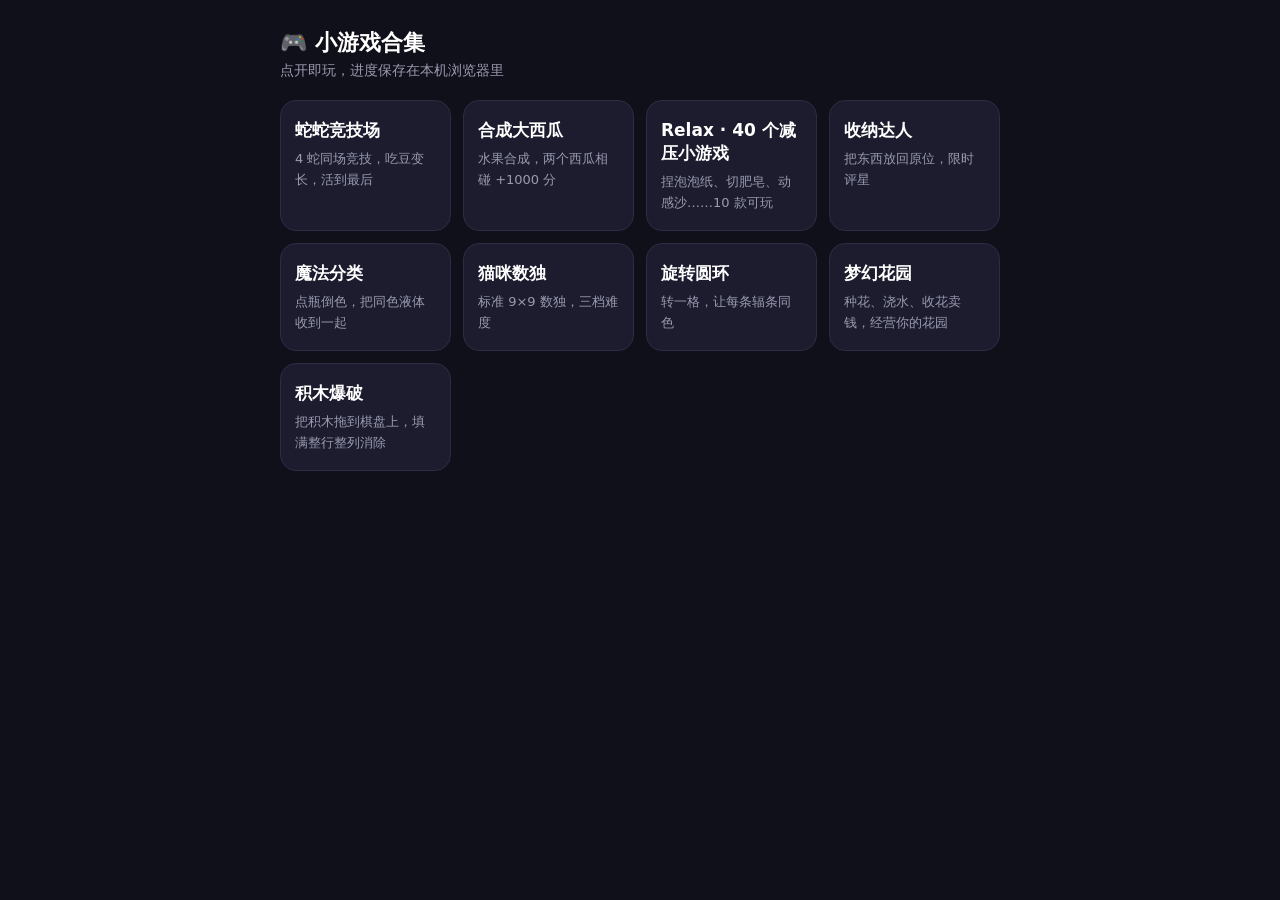
<file: index.html>
<!DOCTYPE html>
<html lang="zh-CN">
<head>
<meta charset="utf-8">
<meta name="viewport" content="width=device-width, initial-scale=1, viewport-fit=cover">
<title>小游戏合集</title>
<style>
*{box-sizing:border-box}body{margin:0;font-family:system-ui,-apple-system,"PingFang SC","Microsoft YaHei",sans-serif;background:#10101a;color:#fff;padding:24px 16px 40px}
h1{font-size:22px;margin:4px 0 4px}p.sub{color:#9a9ab0;margin:0 0 20px;font-size:14px}
.grid{display:grid;grid-template-columns:repeat(auto-fill,minmax(160px,1fr));gap:12px;max-width:720px;margin:0 auto}
.card{display:block;background:#1c1c2e;border:1px solid #2c2c44;border-radius:16px;padding:18px 14px;text-decoration:none;color:#fff}
.card b{display:block;font-size:17px;margin-bottom:6px}.card span{font-size:13px;color:#9a9ab0;line-height:1.5}
.card:active{background:#262640}
</style>
</head>
<body>
<div style="max-width:720px;margin:0 auto"><h1>🎮 小游戏合集</h1>
<p class="sub">点开即玩，进度保存在本机浏览器里</p></div>
<div class="grid">
  <a class="card" href="./snake-clash/">
    <b>蛇蛇竞技场</b>
    <span>4 蛇同场竞技，吃豆变长，活到最后</span>
  </a>
  <a class="card" href="./suika/">
    <b>合成大西瓜</b>
    <span>水果合成，两个西瓜相碰 +1000 分</span>
  </a>
  <a class="card" href="./relax/">
    <b>Relax · 40 个减压小游戏</b>
    <span>捏泡泡纸、切肥皂、动感沙……10 款可玩</span>
  </a>
  <a class="card" href="./tidy-up/">
    <b>收纳达人</b>
    <span>把东西放回原位，限时评星</span>
  </a>
  <a class="card" href="./magic-sort/">
    <b>魔法分类</b>
    <span>点瓶倒色，把同色液体收到一起</span>
  </a>
  <a class="card" href="./meowdoku/">
    <b>猫咪数独</b>
    <span>标准 9×9 数独，三档难度</span>
  </a>
  <a class="card" href="./rotate-rings/">
    <b>旋转圆环</b>
    <span>转一格，让每条辐条同色</span>
  </a>
  <a class="card" href="./dream-garden/">
    <b>梦幻花园</b>
    <span>种花、浇水、收花卖钱，经营你的花园</span>
  </a>
  <a class="card" href="./block-blast/">
    <b>积木爆破</b>
    <span>把积木拖到棋盘上，填满整行整列消除</span>
  </a>
</div>
</body>
</html>
</file>
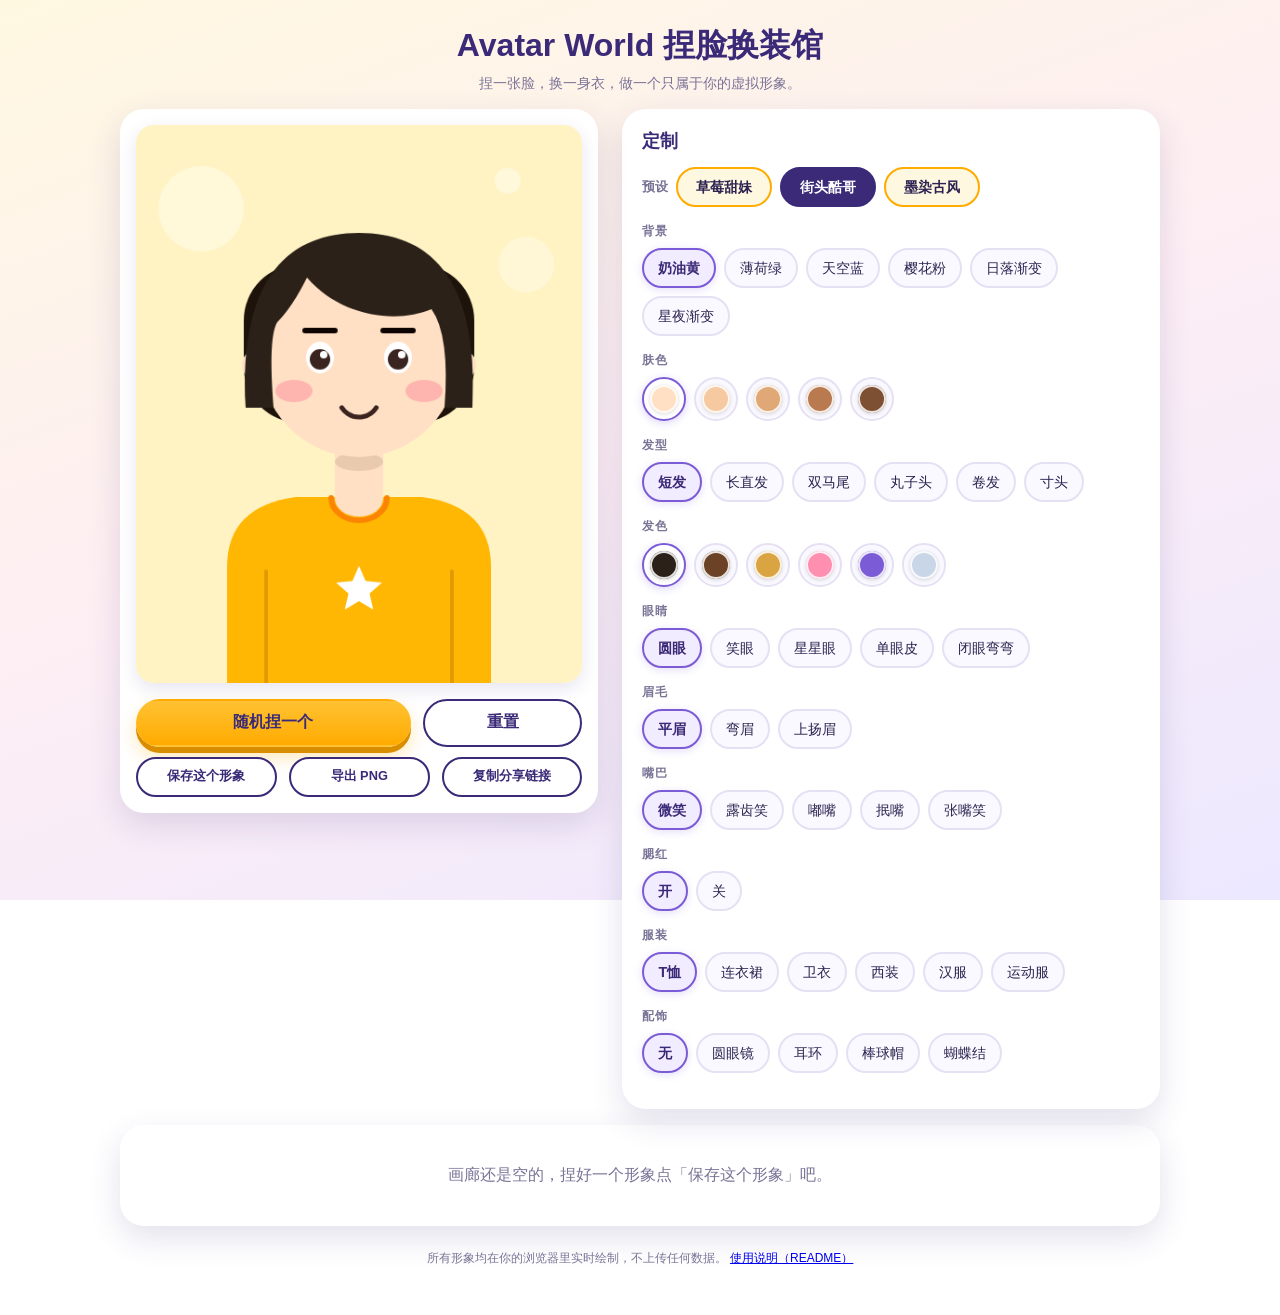
<file: avatar-world/index.html>
<!DOCTYPE html>
<html lang="zh-CN">
<head>
  <meta charset="UTF-8">
  <meta name="viewport" content="width=device-width, initial-scale=1">
  <title>Avatar World 捏脸换装馆</title>
  <link rel="stylesheet" href="styles.css">
</head>
<body>
  <header class="topbar">
    <h1>Avatar World 捏脸换装馆</h1>
    <p>捏一张脸，换一身衣，做一个只属于你的虚拟形象。</p>
  </header>

  <main class="layout">
    <section class="preview" aria-label="形象预览">
      <canvas id="avatar-canvas" width="480" height="600"></canvas>
      <div class="actions">
        <button id="btn-random" class="btn btn-primary" type="button">随机捏一个</button>
        <button id="btn-reset" class="btn btn-ghost" type="button">重置</button>
      </div>
      <div class="actions actions-extra">
        <button id="btn-save" class="btn btn-ghost btn-sm" type="button">保存这个形象</button>
        <button id="btn-export" class="btn btn-ghost btn-sm" type="button">导出 PNG</button>
        <button id="btn-share" class="btn btn-ghost btn-sm" type="button">复制分享链接</button>
      </div>
    </section>

    <div id="panel" class="panel"></div>
  </main>

  <div id="gallery" class="gallery"></div>

  <footer class="footnote">所有形象均在你的浏览器里实时绘制，不上传任何数据。 <a href="README.md">使用说明（README）</a></footer>

  <script src="js/state.js"></script>
  <script src="js/avatar.js"></script>
  <script src="js/ui.js"></script>
  <script src="js/gallery.js"></script>
  <script>
    window.addEventListener('DOMContentLoaded', function () {
      window.AvatarWorld.render();
    });
  </script>
</body>
</html>
</file>
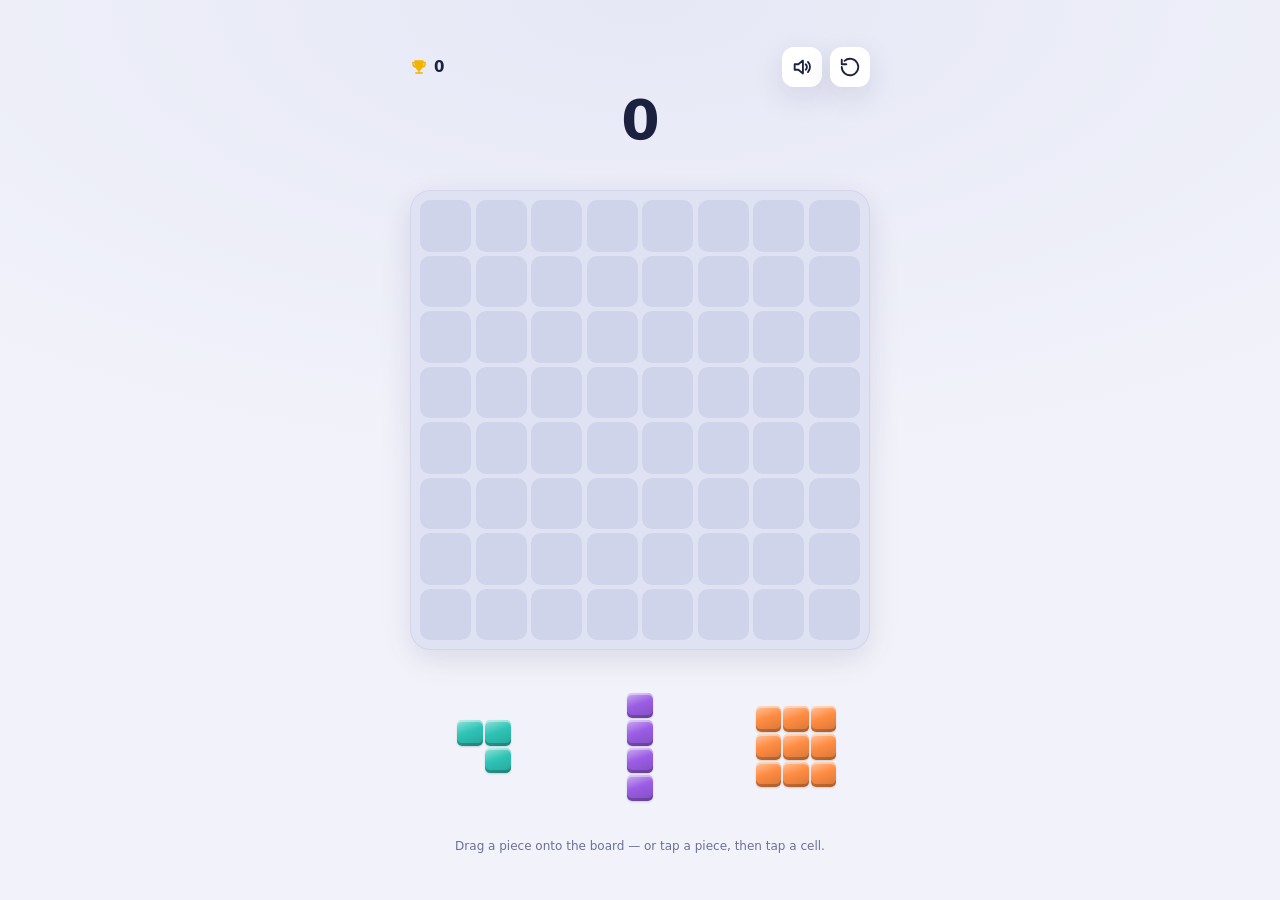
<file: block-blast/index.html>
<!DOCTYPE html>
<html lang="en">
<head>
<meta charset="utf-8">
<meta name="viewport" content="width=device-width, initial-scale=1, maximum-scale=1, user-scalable=no, viewport-fit=cover">
<meta name="color-scheme" content="light dark">
<meta name="theme-color" content="#f2f3fa" media="(prefers-color-scheme: light)">
<meta name="theme-color" content="#0e1122" media="(prefers-color-scheme: dark)">
<title>Block Burst — Block Puzzle</title>
<link rel="icon" href="data:image/svg+xml,%3Csvg xmlns='http://www.w3.org/2000/svg' viewBox='0 0 16 16'%3E%3Crect x='1' y='1' width='6' height='6' rx='1.5' fill='%23ff4d6d'/%3E%3Crect x='9' y='1' width='6' height='6' rx='1.5' fill='%23ffd23f'/%3E%3Crect x='1' y='9' width='6' height='6' rx='1.5' fill='%233a86ff'/%3E%3Crect x='9' y='9' width='6' height='6' rx='1.5' fill='%234cd964'/%3E%3C/svg%3E">
<style>
:root{
  --bg:#f2f3fa; --bg2:#e6e8f6; --panel:#ffffff; --board:#dfe2f2; --empty:#cfd4ea; --text:#1d2140; --muted:#6b7096;
  --accent:#6c5ce7; --shadow:0 10px 30px rgba(40,45,90,.12);
  --size:min(92vw, 460px, max(250px, calc(100vh - 300px)));
}
@supports (height:100svh){ :root{ --size:min(92vw, 460px, max(250px, calc(100svh - 300px))); } }
@media (prefers-color-scheme: dark){
  :root{ --bg:#0e1122; --bg2:#171b33; --panel:#1a1f3a; --board:#181c35; --empty:#262c4f; --text:#eef0ff; --muted:#9197c4;
    --accent:#a29bfe; --shadow:0 10px 30px rgba(0,0,0,.45); }
}
*{box-sizing:border-box; -webkit-tap-highlight-color:transparent}
html,body{margin:0; height:100%; overflow:hidden; overscroll-behavior:none}
body{
  font-family:system-ui,-apple-system,"Segoe UI",Roboto,"Helvetica Neue",Arial,sans-serif;
  color:var(--text);
  background:radial-gradient(120% 80% at 50% 0%, var(--bg2), var(--bg) 70%);
  display:flex; flex-direction:column; align-items:center; justify-content:center;
  gap:calc(var(--size)*.04);
  padding:env(safe-area-inset-top) 0 env(safe-area-inset-bottom);
  user-select:none; -webkit-user-select:none; -webkit-touch-callout:none; touch-action:none;
}
header{width:var(--size); display:flex; flex-direction:column; gap:6px}
.toprow{display:flex; align-items:center; justify-content:space-between}
.best{display:flex; align-items:center; gap:6px; font-weight:700; color:var(--muted); font-size:15px}
.best svg{width:18px; height:18px; fill:#f5b301}
.best b{color:var(--text); font-variant-numeric:tabular-nums}
.btns{display:flex; gap:8px}
.icon-btn{
  width:40px; height:40px; border-radius:12px; border:0; cursor:pointer;
  background:var(--panel); color:var(--text); box-shadow:var(--shadow);
  display:grid; place-items:center; transition:transform .12s;
}
.icon-btn:active{transform:scale(.92)}
.icon-btn svg{width:22px; height:22px; fill:none; stroke:currentColor; stroke-width:2; stroke-linecap:round; stroke-linejoin:round}
.icon-btn .off{display:none}
.icon-btn.muted .on{display:none}
.icon-btn.muted .off{display:block}
.score{text-align:center; font-size:calc(var(--size)*.12); font-weight:800; line-height:1; letter-spacing:-.02em; font-variant-numeric:tabular-nums}
.score.bump{animation:bump .3s}
@keyframes bump{40%{transform:scale(1.12)}}
.combo{height:18px; text-align:center; font-size:13px; font-weight:800; color:var(--accent); letter-spacing:.08em; text-transform:uppercase; opacity:0; transition:opacity .2s}
.combo.show{opacity:1}

#board{
  position:relative; width:var(--size); height:var(--size);
  padding:calc(var(--size)*.022); border-radius:calc(var(--size)*.045);
  background:var(--board); box-shadow:var(--shadow), inset 0 0 0 1px rgba(127,127,180,.12);
  display:grid; grid-template-columns:repeat(8,1fr); grid-template-rows:repeat(8,1fr);
  gap:calc(var(--size)*.009);
}
#board.shake{animation:shake .35s}
@keyframes shake{20%{transform:translate(-4px,2px)}40%{transform:translate(4px,-2px)}60%{transform:translate(-3px,1px)}80%{transform:translate(2px,-1px)}}
.cell{position:relative; border-radius:20%; background:var(--empty); transition:filter .4s}
.cell::after{
  content:""; position:absolute; inset:0; border-radius:inherit; opacity:0; pointer-events:none;
  background:var(--g, transparent);
  background-image:linear-gradient(160deg, rgba(255,255,255,.45), rgba(255,255,255,0) 45%, rgba(0,0,0,.15));
  box-shadow:inset 0 -3px 0 rgba(0,0,0,.18), inset 0 2px 0 rgba(255,255,255,.35);
}
.cell.ghost::after{opacity:.42}
.cell.hl::after{opacity:.95; box-shadow:inset 0 -3px 0 rgba(0,0,0,.18), inset 0 2px 0 rgba(255,255,255,.35), 0 0 10px var(--g)}
.cell.hl{z-index:1}
.cell.filled, .blk, .burst{
  background-color:var(--c);
  background-image:linear-gradient(160deg, rgba(255,255,255,.5), rgba(255,255,255,0) 45%, rgba(0,0,0,.16));
  box-shadow:inset 0 -3px 0 rgba(0,0,0,.2), inset 0 2px 0 rgba(255,255,255,.4), 0 1px 2px rgba(0,0,0,.15);
  border-radius:20%;
}
.cell.pop{animation:pop .22s ease-out}
@keyframes pop{0%{transform:scale(.75)}70%{transform:scale(1.06)}100%{transform:scale(1)}}
.cell.dead{filter:grayscale(1) brightness(.75) opacity(.8)}

#tray{width:var(--size); height:calc(var(--size)*.34); display:grid; grid-template-columns:repeat(3,1fr); gap:8px}
.slot{position:relative; display:grid; place-items:center; border-radius:16px; cursor:grab; touch-action:none; transition:background .15s}
.slot.sel{background:color-mix(in srgb, var(--accent) 16%, transparent); box-shadow:inset 0 0 0 2px var(--accent)}
.piece{position:relative; pointer-events:none}
.blk{position:absolute}
.slot .piece{transition:opacity .15s, transform .15s}
.slot.sel .piece{transform:scale(1.08)}
.slot .piece.lifted{opacity:0}
.slot .piece.nofit{opacity:.32; filter:grayscale(.7)}
.slot .piece.spawn{animation:spawn .35s cubic-bezier(.2,1.4,.4,1) both}
.slot .piece.back{animation:spawn .25s ease-out both}
.slot.nope .piece{animation:nope .3s}
@keyframes spawn{from{transform:scale(.2); opacity:0}}
@keyframes nope{25%{transform:translateX(-6px)}75%{transform:translateX(6px)}}
.float{position:fixed; left:0; top:0; z-index:20; pointer-events:none; will-change:transform; filter:drop-shadow(0 10px 14px rgba(0,0,0,.3))}
.float .inner{animation:lift .14s ease-out both; transform-origin:50% 100%}
@keyframes lift{from{transform:scale(.55)}}

#fx{position:fixed; inset:0; pointer-events:none; z-index:30; overflow:hidden}
.burst{position:fixed; animation:burst .5s ease-in both}
@keyframes burst{0%{transform:scale(1)}30%{transform:scale(1.15); filter:brightness(1.5)}100%{transform:scale(0) rotate(45deg); opacity:0}}
.spark{position:fixed; width:8px; height:8px; border-radius:2px; background:var(--c); animation:spark .65s ease-out both}
@keyframes spark{to{transform:translate(var(--dx),var(--dy)) rotate(200deg) scale(.2); opacity:0}}
.popup{
  position:fixed; transform:translate(-50%,-50%); text-align:center; white-space:nowrap;
  font-weight:900; animation:rise 1.2s ease-out both; text-shadow:0 2px 0 rgba(0,0,0,.18), 0 4px 16px rgba(0,0,0,.25);
}
.popup .pts{font-size:calc(var(--size)*.11); color:#fff; -webkit-text-stroke:1px rgba(0,0,0,.15)}
.popup .lbl{font-size:calc(var(--size)*.055); background:linear-gradient(90deg,#ffd23f,#ff8c42,#f15bb5); -webkit-background-clip:text; background-clip:text; color:transparent; text-shadow:none; filter:drop-shadow(0 2px 2px rgba(0,0,0,.3))}
@keyframes rise{0%{opacity:0; transform:translate(-50%,-30%) scale(.5)}15%{opacity:1; transform:translate(-50%,-50%) scale(1.1)}25%{transform:translate(-50%,-50%) scale(1)}75%{opacity:1}100%{opacity:0; transform:translate(-50%,-110%) scale(1)}}

.overlay{position:fixed; inset:0; z-index:40; display:grid; place-items:center; background:rgba(10,12,30,.45); backdrop-filter:blur(6px); -webkit-backdrop-filter:blur(6px); transition:opacity .3s}
.overlay.hidden{opacity:0; pointer-events:none}
.card{width:min(86vw,340px); background:var(--panel); border-radius:24px; padding:28px 24px 22px; text-align:center; box-shadow:0 20px 60px rgba(0,0,0,.35); transform:translateY(0) scale(1); transition:transform .35s cubic-bezier(.2,1.3,.4,1)}
.overlay.hidden .card{transform:translateY(30px) scale(.9)}
.card h2{margin:0 0 16px; font-size:22px}
.badge{display:none; margin:0 auto 12px; width:max-content; padding:6px 14px; border-radius:999px; font-weight:800; font-size:13px; letter-spacing:.06em; text-transform:uppercase; color:#3b2a00; background:linear-gradient(90deg,#ffe066,#ffb703); box-shadow:0 4px 14px rgba(255,183,3,.45); animation:glow 1.4s ease-in-out infinite}
.badge.show{display:block}
@keyframes glow{50%{transform:scale(1.07)}}
.stats{display:grid; grid-template-columns:1fr 1fr; gap:10px; margin-bottom:20px}
.stats div{background:var(--bg2); border-radius:14px; padding:12px 6px}
.stats span{display:block; font-size:12px; font-weight:700; color:var(--muted); text-transform:uppercase; letter-spacing:.08em}
.stats b{display:block; font-size:28px; margin-top:4px; font-variant-numeric:tabular-nums}
.play{width:100%; border:0; border-radius:16px; padding:15px; font-size:18px; font-weight:800; color:#fff; cursor:pointer; background:linear-gradient(135deg,#7c5cff,#f15bb5); box-shadow:0 8px 20px rgba(124,92,255,.4); transition:transform .12s}
.play:active{transform:scale(.97)}
.hint{font-size:12px; color:var(--muted); text-align:center; margin-top:-4px}
@media (prefers-reduced-motion: reduce){ *{animation-duration:.01ms !important; transition-duration:.01ms !important} }
</style>
</head>
<body>
<header>
  <div class="toprow">
    <div class="best" title="Best score">
      <svg viewBox="0 0 24 24" aria-hidden="true"><path d="M6 3h12v2h3v3a5 5 0 0 1-4.6 5A6 6 0 0 1 13 16.9V19h4v2H7v-2h4v-2.1A6 6 0 0 1 7.6 13 5 5 0 0 1 3 8V5h3V3zm0 4H5v1a3 3 0 0 0 1.4 2.5A6 6 0 0 1 6 9V7zm12 0v2c0 .5 0 1-.1 1.5A3 3 0 0 0 19 8V7h-1z"/></svg>
      <b id="best">0</b>
    </div>
    <div class="btns">
      <button class="icon-btn" id="mute" aria-label="Toggle sound">
        <svg class="on" viewBox="0 0 24 24"><path d="M4 9v6h4l5 4V5L8 9H4z"/><path d="M16 9a4 4 0 0 1 0 6M18.5 6.5a8 8 0 0 1 0 11"/></svg>
        <svg class="off" viewBox="0 0 24 24"><path d="M4 9v6h4l5 4V5L8 9H4z"/><path d="M17 9l5 6M22 9l-5 6"/></svg>
      </button>
      <button class="icon-btn" id="restart" aria-label="Restart game">
        <svg viewBox="0 0 24 24"><path d="M3 12a9 9 0 1 0 3-6.7"/><path d="M3 4v5h5"/></svg>
      </button>
    </div>
  </div>
  <div class="score" id="score" aria-live="polite">0</div>
  <div class="combo" id="combo"></div>
</header>

<div id="board" aria-label="Game board"></div>
<div id="tray" aria-label="Pieces"></div>
<div class="hint">Drag a piece onto the board — or tap a piece, then tap a cell.</div>

<div id="fx"></div>

<div class="overlay hidden" id="over" aria-hidden="true">
  <div class="card" role="dialog" aria-label="Game over">
    <div class="badge" id="badge">★ New record ★</div>
    <h2>No more moves!</h2>
    <div class="stats">
      <div><span>Score</span><b id="finalScore">0</b></div>
      <div><span>Best</span><b id="finalBest">0</b></div>
    </div>
    <button class="play" id="again">Play again</button>
  </div>
</div>

<script>
(() => {
'use strict';

/* ---------- constants ---------- */
const N = 8;
const COLORS = ['#ff4d6d', '#ff8c42', '#ffd23f', '#4cd964', '#2ec4b6', '#3a86ff', '#9b5de5', '#f15bb5'];

// [rows, weight]  '#' = block
const SHAPE_SRC = [
  [['#'], 2],
  [['##'], 3], [['#', '#'], 3],
  [['###'], 3], [['#', '#', '#'], 3],
  [['####'], 2], [['#', '#', '#', '#'], 2],
  [['#####'], 1], [['#', '#', '#', '#', '#'], 1],
  [['##', '##'], 4],
  [['###', '###', '###'], 1],
  [['###', '###'], 2], [['##', '##', '##'], 2],
  [['#.', '##'], 2], [['.#', '##'], 2], [['##', '#.'], 2], [['##', '.#'], 2],
  [['#.', '#.', '##'], 2], [['.#', '.#', '##'], 2], [['##', '#.', '#.'], 2], [['##', '.#', '.#'], 2],
  [['###', '#..'], 2], [['###', '..#'], 2], [['#..', '###'], 2], [['..#', '###'], 2],
  [['###', '.#.'], 2], [['.#.', '###'], 2], [['#.', '##', '#.'], 2], [['.#', '##', '.#'], 2],
  [['##.', '.##'], 2], [['.##', '##.'], 2], [['#.', '##', '.#'], 2], [['.#', '##', '#.'], 2],
  [['#..', '#..', '###'], 1], [['..#', '..#', '###'], 1], [['###', '#..', '#..'], 1], [['###', '..#', '..#'], 1],
  [['#.', '.#'], 1], [['.#', '#.'], 1],
];
const SHAPES = SHAPE_SRC.map(([rows, weight]) => {
  const cells = [];
  rows.forEach((row, r) => [...row].forEach((ch, c) => { if (ch === '#') cells.push([r, c]); }));
  return { cells, h: rows.length, w: Math.max(...rows.map(r => r.length)), weight };
});
const TOTAL_W = SHAPES.reduce((s, x) => s + x.weight, 0);

/* ---------- storage ---------- */
const store = {
  get(k, d) { try { const v = localStorage.getItem(k); return v === null ? d : v; } catch (e) { return d; } },
  set(k, v) { try { localStorage.setItem(k, String(v)); } catch (e) {} },
};

/* ---------- audio ---------- */
const sfx = (() => {
  let ctx = null, master = null, muted = store.get('bb_muted', '0') === '1';
  const VOL = 0.55;
  function unlock() {
    if (!ctx) {
      const AC = window.AudioContext || window.webkitAudioContext;
      if (!AC) return;
      try {
        ctx = new AC();
        master = ctx.createGain();
        master.gain.value = muted ? 0 : VOL;
        const comp = ctx.createDynamicsCompressor();
        master.connect(comp); comp.connect(ctx.destination);
      } catch (e) { ctx = null; return; }
    }
    if (ctx.state === 'suspended') ctx.resume();
  }
  function tone(f, dur, o = {}) {
    if (!ctx || muted) return;
    const { type = 'sine', vol = 0.2, at = 0, to = null, attack = 0.006 } = o;
    const t = ctx.currentTime + at;
    const osc = ctx.createOscillator(), g = ctx.createGain();
    osc.type = type;
    osc.frequency.setValueAtTime(f, t);
    if (to) osc.frequency.exponentialRampToValueAtTime(to, t + dur);
    g.gain.setValueAtTime(0.0001, t);
    g.gain.exponentialRampToValueAtTime(vol, t + attack);
    g.gain.exponentialRampToValueAtTime(0.0001, t + dur);
    osc.connect(g); g.connect(master);
    osc.start(t); osc.stop(t + dur + 0.05);
  }
  let noiseBuf = null;
  function noise(dur, o = {}) {
    if (!ctx || muted) return;
    const { at = 0, vol = 0.15, freq = 2000, q = 1, to = null } = o;
    if (!noiseBuf) {
      noiseBuf = ctx.createBuffer(1, ctx.sampleRate, ctx.sampleRate);
      const d = noiseBuf.getChannelData(0);
      for (let i = 0; i < d.length; i++) d[i] = Math.random() * 2 - 1;
    }
    const t = ctx.currentTime + at;
    const src = ctx.createBufferSource(), f = ctx.createBiquadFilter(), g = ctx.createGain();
    src.buffer = noiseBuf;
    f.type = 'bandpass'; f.Q.value = q;
    f.frequency.setValueAtTime(freq, t);
    if (to) f.frequency.exponentialRampToValueAtTime(to, t + dur);
    g.gain.setValueAtTime(vol, t);
    g.gain.exponentialRampToValueAtTime(0.0001, t + dur);
    src.connect(f); f.connect(g); g.connect(master);
    src.start(t); src.stop(t + dur + 0.05);
  }
  const semi = n => Math.pow(2, n / 12);
  return {
    unlock,
    get muted() { return muted; },
    setMuted(m) { muted = m; store.set('bb_muted', m ? '1' : '0'); if (master) master.gain.value = m ? 0 : VOL; },
    pick() { tone(520, 0.08, { type: 'triangle', to: 780, vol: 0.16 }); },
    select() { tone(660, 0.07, { type: 'triangle', vol: 0.14 }); tone(990, 0.06, { type: 'sine', at: 0.04, vol: 0.08 }); },
    drop() { tone(400, 0.08, { type: 'triangle', to: 300, vol: 0.1 }); },
    place() { tone(200, 0.1, { type: 'triangle', to: 120, vol: 0.32 }); noise(0.06, { freq: 900, vol: 0.12 }); },
    invalid() { tone(170, 0.16, { type: 'sawtooth', to: 95, vol: 0.09 }); },
    clear(n, combo) {
      const base = 523.25 * semi(Math.min(combo - 1, 7) * 2);
      const steps = [0, 4, 7, 12, 16, 19, 24];
      const count = Math.min(steps.length, 2 + n);
      for (let k = 0; k < count; k++) {
        tone(base * semi(steps[k]), 0.22, { type: 'triangle', at: k * 0.055, vol: 0.17 });
        tone(base * semi(steps[k]) * 2, 0.12, { type: 'sine', at: k * 0.055 + 0.01, vol: 0.05 });
      }
      noise(0.35, { freq: 1500, to: 6000, vol: 0.09, q: 0.8 });
      tone(120, 0.18, { type: 'sine', to: 60, vol: 0.25 });
    },
    over() { [523.25, 440, 349.23, 261.63].forEach((f, k) => tone(f, 0.34, { type: 'triangle', at: k * 0.17, vol: 0.2 })); },
    record() { [523.25, 659.25, 783.99, 1046.5, 1318.5].forEach((f, k) => tone(f, 0.25, { type: 'square', at: 0.75 + k * 0.09, vol: 0.06 })); },
  };
})();

/* ---------- DOM ---------- */
const $ = id => document.getElementById(id);
const boardEl = $('board'), trayEl = $('tray'), scoreEl = $('score'), bestEl = $('best'),
  comboEl = $('combo'), fxEl = $('fx'), overEl = $('over'), muteBtn = $('mute');

const cellEls = [];
for (let i = 0; i < N * N; i++) {
  const d = document.createElement('div');
  d.className = 'cell';
  d.dataset.i = i;
  boardEl.appendChild(d);
  cellEls.push(d);
}
const slotEls = [];
for (let i = 0; i < 3; i++) {
  const s = document.createElement('div');
  s.className = 'slot';
  s.dataset.i = i;
  trayEl.appendChild(s);
  slotEls.push(s);
}

/* ---------- state ---------- */
let grid, tray, score, shownScore, combo, selected, over, bestAtStart;
let best = parseInt(store.get('bb_best', '0'), 10) || 0;
let drag = null;
let previewCells = [];
let previewKey = '';
let gameId = 0;

/* ---------- core logic ---------- */
function randShape() {
  let r = Math.random() * TOTAL_W;
  for (const s of SHAPES) { if ((r -= s.weight) < 0) return s; }
  return SHAPES[0];
}
function canPlace(shape, r0, c0, g = grid) {
  for (const [r, c] of shape.cells) {
    const rr = r0 + r, cc = c0 + c;
    if (rr < 0 || cc < 0 || rr >= N || cc >= N || g[rr * N + cc] >= 0) return false;
  }
  return true;
}
function fitsAnywhere(shape, g = grid) {
  for (let r = 0; r <= N - shape.h; r++)
    for (let c = 0; c <= N - shape.w; c++)
      if (canPlace(shape, r, c, g)) return true;
  return false;
}
function findLines(g) {
  const rows = [], cols = [];
  for (let r = 0; r < N; r++) {
    let full = true;
    for (let c = 0; c < N; c++) if (g[r * N + c] < 0) { full = false; break; }
    if (full) rows.push(r);
  }
  for (let c = 0; c < N; c++) {
    let full = true;
    for (let r = 0; r < N; r++) if (g[r * N + c] < 0) { full = false; break; }
    if (full) cols.push(c);
  }
  return { rows, cols };
}
function lineCells(rows, cols) {
  const set = new Set();
  for (const r of rows) for (let c = 0; c < N; c++) set.add(r * N + c);
  for (const c of cols) for (let r = 0; r < N; r++) set.add(r * N + c);
  return set;
}
function refill() {
  let set;
  for (let attempt = 0; attempt < 30; attempt++) {
    set = [0, 1, 2].map(() => ({ shape: randShape(), color: (Math.random() * COLORS.length) | 0, fresh: true }));
    // avoid duplicate colors in one tray for visual variety
    const used = new Set();
    for (const p of set) { while (used.has(p.color)) p.color = (p.color + 1) % COLORS.length; used.add(p.color); }
    if (set.some(p => fitsAnywhere(p.shape))) break;
  }
  tray = set;
}

/* ---------- rendering ---------- */
function renderBoard() {
  for (let i = 0; i < N * N; i++) {
    const el = cellEls[i], v = grid[i];
    if (v >= 0) { el.classList.add('filled'); el.style.setProperty('--c', COLORS[v]); }
    else { el.classList.remove('filled'); el.style.removeProperty('--c'); }
  }
}
function geom() {
  const a = cellEls[0].getBoundingClientRect(), b = cellEls[1].getBoundingClientRect();
  return { x: a.left, y: a.top, size: a.width, pitch: (b.left - a.left) || a.width };
}
function makePieceEl(piece, pitch, size) {
  const el = document.createElement('div');
  el.className = 'piece';
  const { shape } = piece;
  el.style.width = ((shape.w - 1) * pitch + size) + 'px';
  el.style.height = ((shape.h - 1) * pitch + size) + 'px';
  el.style.setProperty('--c', COLORS[piece.color]);
  for (const [r, c] of shape.cells) {
    const b = document.createElement('div');
    b.className = 'blk';
    b.style.cssText = `left:${c * pitch}px;top:${r * pitch}px;width:${size}px;height:${size}px`;
    el.appendChild(b);
  }
  return el;
}
function renderTray() {
  const g = geom();
  const slotW = slotEls[0].clientWidth || 100, slotH = slotEls[0].clientHeight || 100;
  const mini = Math.min(g.pitch * 0.55, (slotW - 10) / 5, (slotH - 10) / 5);
  const ratio = g.size / g.pitch;
  slotEls.forEach((slot, i) => {
    slot.innerHTML = '';
    slot.classList.toggle('sel', selected === i);
    const p = tray[i];
    if (!p) return;
    const el = makePieceEl(p, mini, mini * ratio);
    if (p.fresh) { el.classList.add('spawn'); el.style.animationDelay = (i * 70) + 'ms'; p.fresh = false; }
    if (p.back) { el.classList.add('back'); p.back = false; }
    if (!fitsAnywhere(p.shape)) el.classList.add('nofit');
    if (drag && drag.moved && drag.idx === i) el.classList.add('lifted');
    slot.appendChild(el);
  });
}
function clearPreview() {
  for (const i of previewCells) cellEls[i].classList.remove('ghost', 'hl');
  previewCells = [];
  previewKey = '';
}
function showPreview(piece, r0, c0) {
  const key = r0 + ',' + c0;
  if (key === previewKey) return;
  clearPreview();
  previewKey = key;
  const color = COLORS[piece.color];
  const tmp = grid.slice();
  for (const [r, c] of piece.shape.cells) {
    const i = (r0 + r) * N + (c0 + c);
    tmp[i] = piece.color;
    cellEls[i].classList.add('ghost');
    cellEls[i].style.setProperty('--g', color);
    previewCells.push(i);
  }
  const { rows, cols } = findLines(tmp);
  for (const i of lineCells(rows, cols)) {
    cellEls[i].classList.add('hl');
    cellEls[i].style.setProperty('--g', color);
    previewCells.push(i);
  }
}

/* ---------- score ---------- */
let scoreRaf = 0;
function setScoreText() { scoreEl.textContent = Math.round(shownScore).toLocaleString(); }
function addScore(n) {
  score += n;
  if (score > best) { best = score; store.set('bb_best', best); }
  bestEl.textContent = best.toLocaleString();
  scoreEl.classList.remove('bump'); void scoreEl.offsetWidth; scoreEl.classList.add('bump');
  cancelAnimationFrame(scoreRaf);
  const tick = () => {
    const diff = score - shownScore;
    if (Math.abs(diff) < 1) { shownScore = score; setScoreText(); return; }
    shownScore += Math.max(1, diff * 0.18);
    if (shownScore > score) shownScore = score;
    setScoreText();
    scoreRaf = requestAnimationFrame(tick);
  };
  scoreRaf = requestAnimationFrame(tick);
}
function updateCombo() {
  if (combo >= 2) { comboEl.textContent = `Combo ×${combo}`; comboEl.classList.add('show'); }
  else comboEl.classList.remove('show');
}

/* ---------- effects ---------- */
function burst(i, color, delay) {
  const r = cellEls[i].getBoundingClientRect();
  const d = document.createElement('div');
  d.className = 'burst';
  d.style.cssText = `left:${r.left}px;top:${r.top}px;width:${r.width}px;height:${r.height}px;--c:${color};animation-delay:${delay}ms`;
  fxEl.appendChild(d);
  setTimeout(() => d.remove(), 560 + delay);
  if (Math.random() < 0.6) {
    const s = document.createElement('div');
    s.className = 'spark';
    const ang = Math.random() * Math.PI * 2, dist = 30 + Math.random() * 60;
    s.style.cssText = `left:${r.left + r.width / 2 - 4}px;top:${r.top + r.height / 2 - 4}px;--c:${color};` +
      `--dx:${Math.cos(ang) * dist}px;--dy:${Math.sin(ang) * dist - 20}px;animation-delay:${delay}ms`;
    fxEl.appendChild(s);
    setTimeout(() => s.remove(), 700 + delay);
  }
}
function popup(x, y, pts, label) {
  const d = document.createElement('div');
  d.className = 'popup';
  const vw = window.innerWidth;
  x = Math.max(90, Math.min(vw - 90, x));
  d.style.left = x + 'px';
  d.style.top = y + 'px';
  d.innerHTML = (label ? `<div class="lbl">${label}</div>` : '') + `<div class="pts">+${pts}</div>`;
  fxEl.appendChild(d);
  setTimeout(() => d.remove(), 1250);
}
function restartAnim(el, cls) { el.classList.remove(cls); void el.offsetWidth; el.classList.add(cls); }

/* ---------- placement ---------- */
function place(idx, r0, c0) {
  const p = tray[idx];
  if (!p || over || !canPlace(p.shape, r0, c0)) return false;
  clearPreview();
  const placed = [];
  for (const [r, c] of p.shape.cells) {
    const i = (r0 + r) * N + (c0 + c);
    grid[i] = p.color;
    placed.push(i);
  }
  tray[idx] = null;
  selected = -1;
  let gained = placed.length;

  const { rows, cols } = findLines(grid);
  const n = rows.length + cols.length;
  if (n > 0) {
    combo++;
    const cleared = lineCells(rows, cols);
    const clearScore = 20 * n * n;                          // 1:20  2:80  3:180  4:320 ...
    const comboBonus = combo > 1 ? 30 * (combo - 1) * n : 0; // back-to-back bonus
    gained += clearScore + comboBonus;

    // effects, staggered from placement centre
    const pr = r0 + (p.shape.h - 1) / 2, pc = c0 + (p.shape.w - 1) / 2;
    let sx = 0, sy = 0;
    for (const i of cleared) {
      const rr = (i / N) | 0, cc = i % N;
      const dist = Math.abs(rr - pr) + Math.abs(cc - pc);
      burst(i, COLORS[grid[i]], Math.round(dist * 28));
      const rect = cellEls[i].getBoundingClientRect();
      sx += rect.left + rect.width / 2; sy += rect.top + rect.height / 2;
    }
    for (const i of cleared) grid[i] = -1;

    let label = '';
    if (n === 2) label = 'Double!';
    else if (n === 3) label = 'Triple!';
    else if (n >= 4) label = n >= 5 ? 'Unbelievable!' : 'Amazing!';
    if (combo > 1) label = (label ? label + ' ' : '') + `Combo ×${combo}`;
    if (grid.every(v => v < 0)) { gained += 300; label = 'Board clear! ' + label; }

    popup(sx / cleared.size, sy / cleared.size, gained, label.trim());
    sfx.clear(n, combo);
    if (n >= 2 || combo >= 3) restartAnim(boardEl, 'shake');
  } else {
    combo = 0;
    sfx.place();
  }
  addScore(gained);
  updateCombo();
  renderBoard();
  for (const i of placed) if (grid[i] >= 0) restartAnim(cellEls[i], 'pop');

  if (tray.every(x => !x)) refill();
  renderTray();
  checkOver();
  return true;
}

function bestAnchor(shape, tr, tc) {
  const cr = (shape.h - 1) / 2, cc = (shape.w - 1) / 2;
  let best = null, bestD = Infinity;
  for (const [r, c] of shape.cells) {
    const r0 = tr - r, c0 = tc - c;
    if (!canPlace(shape, r0, c0)) continue;
    const d = (r0 + cr - tr) ** 2 + (c0 + cc - tc) ** 2;
    if (d < bestD) { bestD = d; best = [r0, c0]; }
  }
  return best;
}

/* ---------- game over ---------- */
function checkOver() {
  if (over) return;
  if (tray.some(p => p && fitsAnywhere(p.shape))) return;
  over = true;
  const id = gameId;
  selected = -1;
  combo = 0; updateCombo();
  const record = score > bestAtStart && score > 0;
  setTimeout(() => {
    if (id !== gameId) return;
    sfx.over();
    if (record) sfx.record();
    for (let i = 0; i < N * N; i++) {
      if (grid[i] >= 0) setTimeout(() => { if (id === gameId) cellEls[i].classList.add('dead'); }, ((i / N) | 0) * 50);
    }
  }, 350);
  setTimeout(() => {
    if (id !== gameId) return;
    $('finalScore').textContent = score.toLocaleString();
    $('finalBest').textContent = best.toLocaleString();
    $('badge').classList.toggle('show', record);
    overEl.classList.remove('hidden');
    overEl.setAttribute('aria-hidden', 'false');
    $('again').focus({ preventScroll: true });
  }, 1100);
}

function newGame() {
  gameId++;
  cancelDrag();
  grid = new Array(N * N).fill(-1);
  score = 0; shownScore = 0; combo = 0; selected = -1; over = false;
  bestAtStart = best;
  cellEls.forEach(c => c.classList.remove('dead', 'pop'));
  clearPreview();
  fxEl.innerHTML = '';
  overEl.classList.add('hidden');
  overEl.setAttribute('aria-hidden', 'true');
  setScoreText();
  bestEl.textContent = best.toLocaleString();
  updateCombo();
  refill();
  renderBoard();
  renderTray();
}

/* ---------- input: drag & tap ---------- */
function cancelDrag() {
  if (!drag) return;
  if (drag.el) drag.el.remove();
  drag = null;
  clearPreview();
}

trayEl.addEventListener('pointerdown', e => {
  const slot = e.target.closest('.slot');
  if (!slot || over || drag) return;
  if (e.pointerType === 'mouse' && e.button !== 0) return;
  const idx = +slot.dataset.i;
  if (!tray[idx]) return;
  e.preventDefault();
  sfx.unlock();
  drag = { idx, sx: e.clientX, sy: e.clientY, moved: false, touch: e.pointerType !== 'mouse', el: null, anchor: null, id: e.pointerId };
  try { slot.setPointerCapture(e.pointerId); } catch (err) {}
});

function startFloat() {
  const p = tray[drag.idx];
  drag.moved = true;
  drag.g = geom();
  const { pitch, size } = drag.g;
  const outer = document.createElement('div');
  outer.className = 'float';
  const inner = makePieceEl(p, pitch, size);
  inner.classList.add('inner');
  outer.appendChild(inner);
  document.body.appendChild(outer);
  drag.el = outer;
  drag.w = (p.shape.w - 1) * pitch + size;
  drag.h = (p.shape.h - 1) * pitch + size;
  if (selected !== -1) { selected = -1; }
  renderTray();
  sfx.pick();
}

function moveFloat(x, y) {
  const p = tray[drag.idx];
  const { pitch } = drag.g;
  const left = x - drag.w / 2;
  // lift the piece above the finger on touch so it stays visible; centre-ish on mouse
  const top = drag.touch ? y - drag.h - pitch * 1.1 : y - drag.h / 2 - pitch * 0.25;
  drag.el.style.transform = `translate3d(${left}px,${top}px,0)`;
  const c0 = Math.round((left - drag.g.x) / pitch);
  const r0 = Math.round((top - drag.g.y) / pitch);
  if (canPlace(p.shape, r0, c0)) {
    drag.anchor = [r0, c0];
    showPreview(p, r0, c0);
  } else {
    drag.anchor = null;
    clearPreview();
  }
}

let hoverCell = -1;
window.addEventListener('pointermove', e => {
  if (drag && e.pointerId === drag.id) {
    if (!drag.moved) {
      if (Math.hypot(e.clientX - drag.sx, e.clientY - drag.sy) < 7) return;
      startFloat();
    }
    moveFloat(e.clientX, e.clientY);
  } else if (!drag && selected >= 0 && e.pointerType === 'mouse' && !over) {
    const el = document.elementFromPoint(e.clientX, e.clientY);
    const cell = el && el.closest ? el.closest('.cell') : null;
    const i = cell ? +cell.dataset.i : -1;
    if (i === hoverCell) return;
    hoverCell = i;
    const a = i >= 0 ? bestAnchor(tray[selected].shape, (i / N) | 0, i % N) : null;
    if (a) showPreview(tray[selected], a[0], a[1]); else clearPreview();
  }
}, { passive: true });

function endDrag(e, cancelled) {
  if (!drag || e.pointerId !== drag.id) return;
  const d = drag;
  drag = null;
  if (!d.moved) {
    if (!cancelled) {
      selected = selected === d.idx ? -1 : d.idx;
      hoverCell = -1;
      clearPreview();
      sfx.select();
      renderTray();
    }
    return;
  }
  d.el.remove();
  clearPreview();
  if (!cancelled && d.anchor && place(d.idx, d.anchor[0], d.anchor[1])) return;
  if (tray[d.idx]) tray[d.idx].back = true;
  if (!cancelled) sfx.drop();
  renderTray();
}
window.addEventListener('pointerup', e => endDrag(e, false));
window.addEventListener('pointercancel', e => endDrag(e, true));
window.addEventListener('blur', () => { if (drag) { if (tray[drag.idx]) tray[drag.idx].back = true; cancelDrag(); renderTray(); } });

boardEl.addEventListener('pointerdown', e => {
  if (over || drag || selected < 0) return;
  const cell = e.target.closest('.cell');
  if (!cell) return;
  e.preventDefault();
  sfx.unlock();
  const i = +cell.dataset.i;
  const p = tray[selected];
  const a = bestAnchor(p.shape, (i / N) | 0, i % N);
  if (a) { hoverCell = -1; place(selected, a[0], a[1]); }
  else { sfx.invalid(); restartAnim(slotEls[selected], 'nope'); }
});
boardEl.addEventListener('pointerleave', () => { if (!drag) { hoverCell = -1; clearPreview(); } });

// tap on empty background deselects
document.addEventListener('pointerdown', e => {
  if (selected >= 0 && !e.target.closest('.slot') && !e.target.closest('#board') && !e.target.closest('button')) {
    selected = -1; clearPreview(); renderTray();
  }
});

/* ---------- buttons ---------- */
function syncMute() { muteBtn.classList.toggle('muted', sfx.muted); muteBtn.setAttribute('aria-pressed', String(sfx.muted)); }
muteBtn.addEventListener('click', () => { sfx.unlock(); sfx.setMuted(!sfx.muted); syncMute(); if (!sfx.muted) sfx.select(); });
$('restart').addEventListener('click', () => { sfx.unlock(); newGame(); sfx.select(); });
$('again').addEventListener('click', () => { sfx.unlock(); newGame(); sfx.select(); });
window.addEventListener('keydown', e => { if (e.key === 'Escape' && selected >= 0) { selected = -1; clearPreview(); renderTray(); } });

let resizeT = 0;
window.addEventListener('resize', () => { clearTimeout(resizeT); resizeT = setTimeout(() => { cancelDrag(); renderTray(); }, 80); });
document.addEventListener('contextmenu', e => e.preventDefault());

syncMute();
newGame();

// small debug/test hook
window.__blockGame = { get grid() { return grid; }, get tray() { return tray; }, get score() { return score; },
  get over() { return over; }, get combo() { return combo; }, place, canPlace, fitsAnywhere, shapes: SHAPES.length, newGame };
})();
</script>
</body>
</html>
</file>
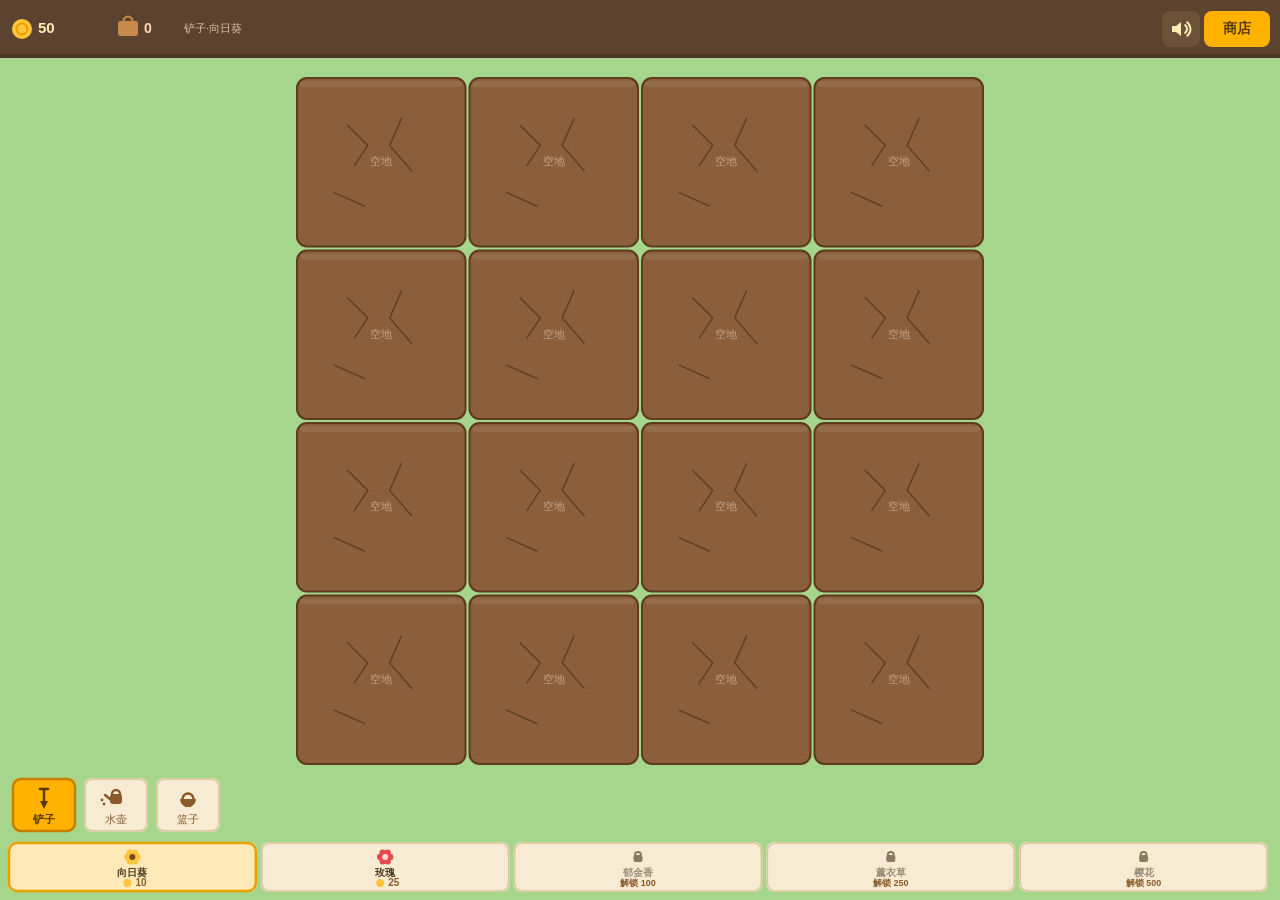
<file: dream-garden/index.html>
<!DOCTYPE html>
<html lang="zh-CN">
<head>
<meta charset="utf-8">
<meta name="viewport" content="width=device-width, initial-scale=1, maximum-scale=1, user-scalable=no, viewport-fit=cover">
<title>梦幻花园</title>
<style>html,body{margin:0;padding:0;height:100%;overflow:hidden;background:#000}canvas{position:fixed;inset:0;display:block;touch-action:none;-webkit-user-select:none;user-select:none;-webkit-touch-callout:none}</style>
</head>
<body>
<script>window.__GAME_ID__="dream-garden";</script>
<script src="../wx-shim.js?v=20261124-seedrow"></script>
<script src="bundle.js?v=20261124-seedrow"></script>
</body>
</html>
</file>
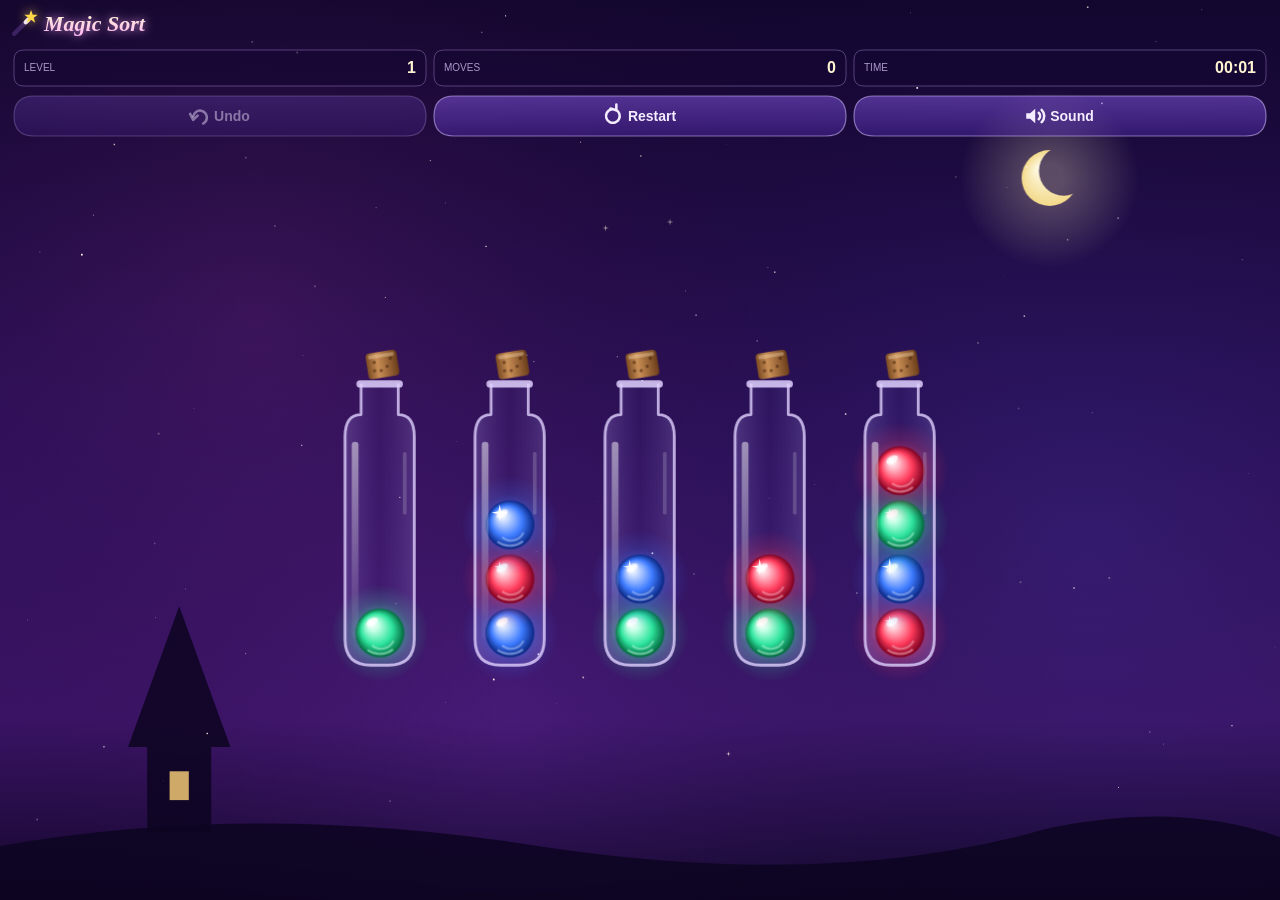
<file: magic-sort/index.html>
<!DOCTYPE html>
<html lang="zh-CN">
<head>
<meta charset="utf-8">
<meta name="viewport" content="width=device-width, initial-scale=1, maximum-scale=1, user-scalable=no, viewport-fit=cover">
<title>魔法分类</title>
<style>html,body{margin:0;padding:0;height:100%;overflow:hidden;background:#000}canvas{position:fixed;inset:0;display:block;touch-action:none;-webkit-user-select:none;user-select:none;-webkit-touch-callout:none}</style>
</head>
<body>
<script>window.__GAME_ID__="magic-sort";</script>
<script src="../wx-shim.js?v=20261124-seedrow"></script>
<script src="bundle.js?v=20261124-seedrow"></script>
</body>
</html>
</file>
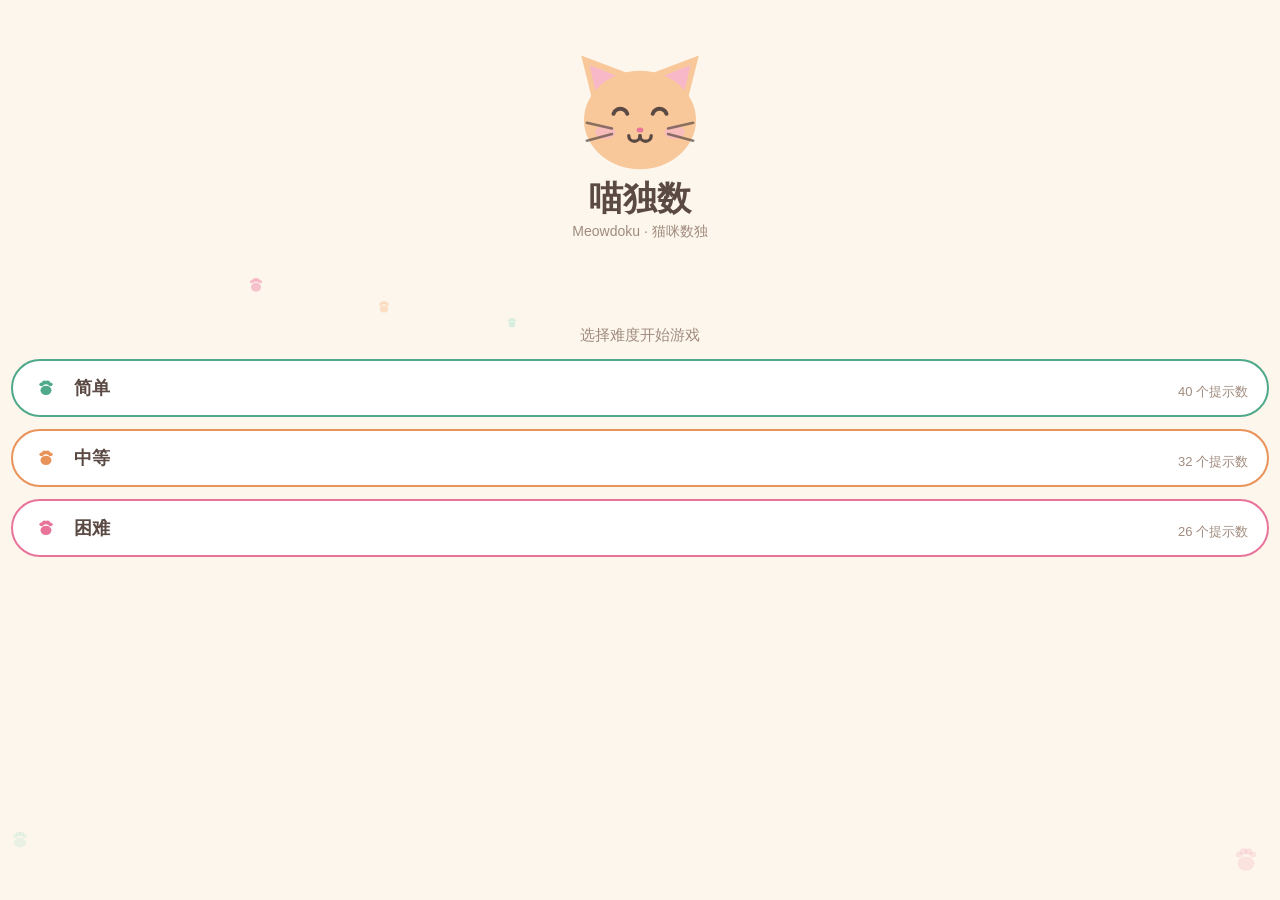
<file: meowdoku/index.html>
<!DOCTYPE html>
<html lang="zh-CN">
<head>
<meta charset="utf-8">
<meta name="viewport" content="width=device-width, initial-scale=1, maximum-scale=1, user-scalable=no, viewport-fit=cover">
<title>猫咪数独</title>
<style>html,body{margin:0;padding:0;height:100%;overflow:hidden;background:#000}canvas{position:fixed;inset:0;display:block;touch-action:none;-webkit-user-select:none;user-select:none;-webkit-touch-callout:none}</style>
</head>
<body>
<script>window.__GAME_ID__="meowdoku";</script>
<script src="../wx-shim.js?v=20261124-seedrow"></script>
<script src="bundle.js?v=20261124-seedrow"></script>
</body>
</html>
</file>
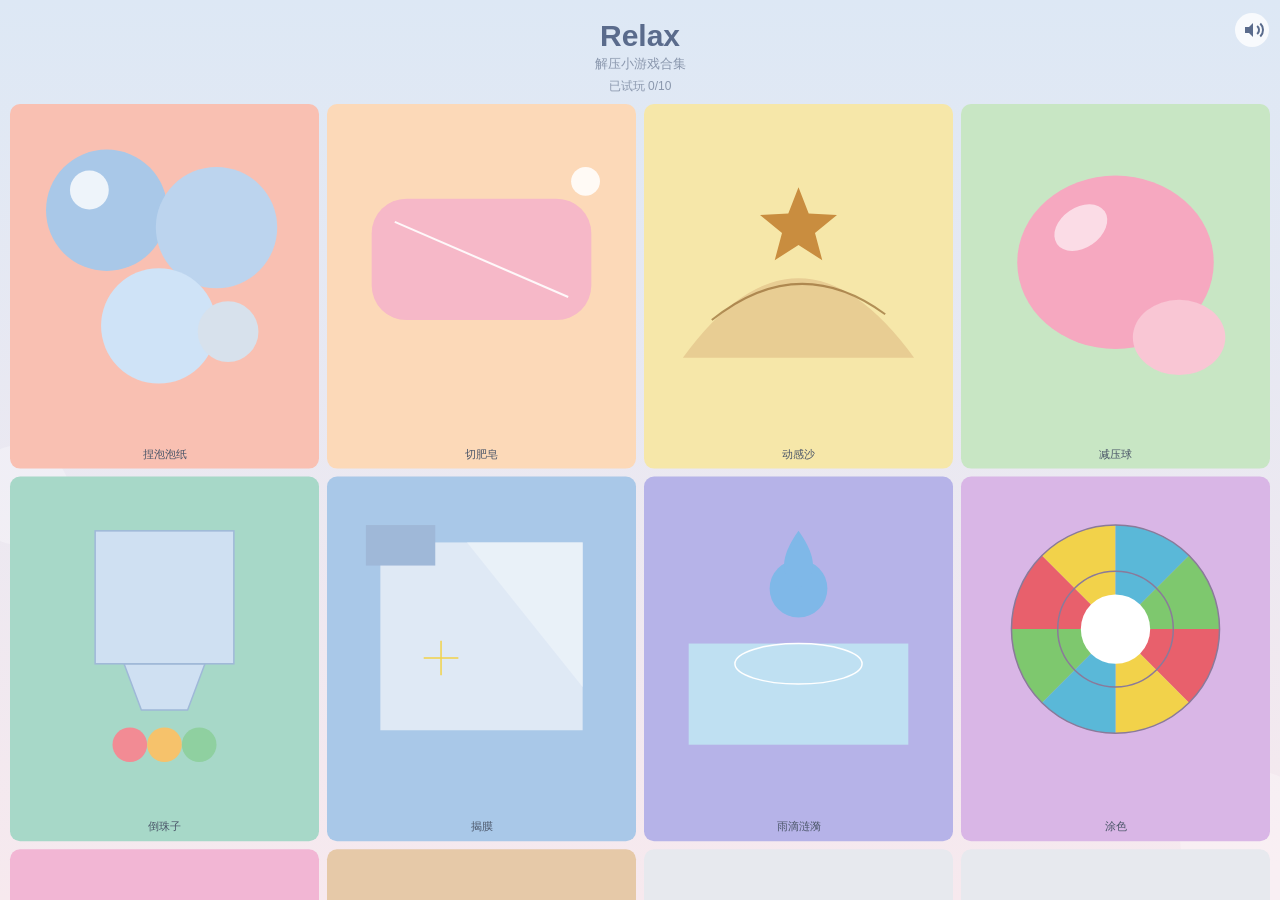
<file: relax/index.html>
<!DOCTYPE html>
<html lang="zh-CN">
<head>
<meta charset="utf-8">
<meta name="viewport" content="width=device-width, initial-scale=1, maximum-scale=1, user-scalable=no, viewport-fit=cover">
<title>Relax · 40 个减压小游戏</title>
<style>html,body{margin:0;padding:0;height:100%;overflow:hidden;background:#000}canvas{position:fixed;inset:0;display:block;touch-action:none;-webkit-user-select:none;user-select:none;-webkit-touch-callout:none}</style>
</head>
<body>
<script>window.__GAME_ID__="relax";</script>
<script src="../wx-shim.js?v=20261124-seedrow"></script>
<script src="bundle.js?v=20261124-seedrow"></script>
</body>
</html>
</file>
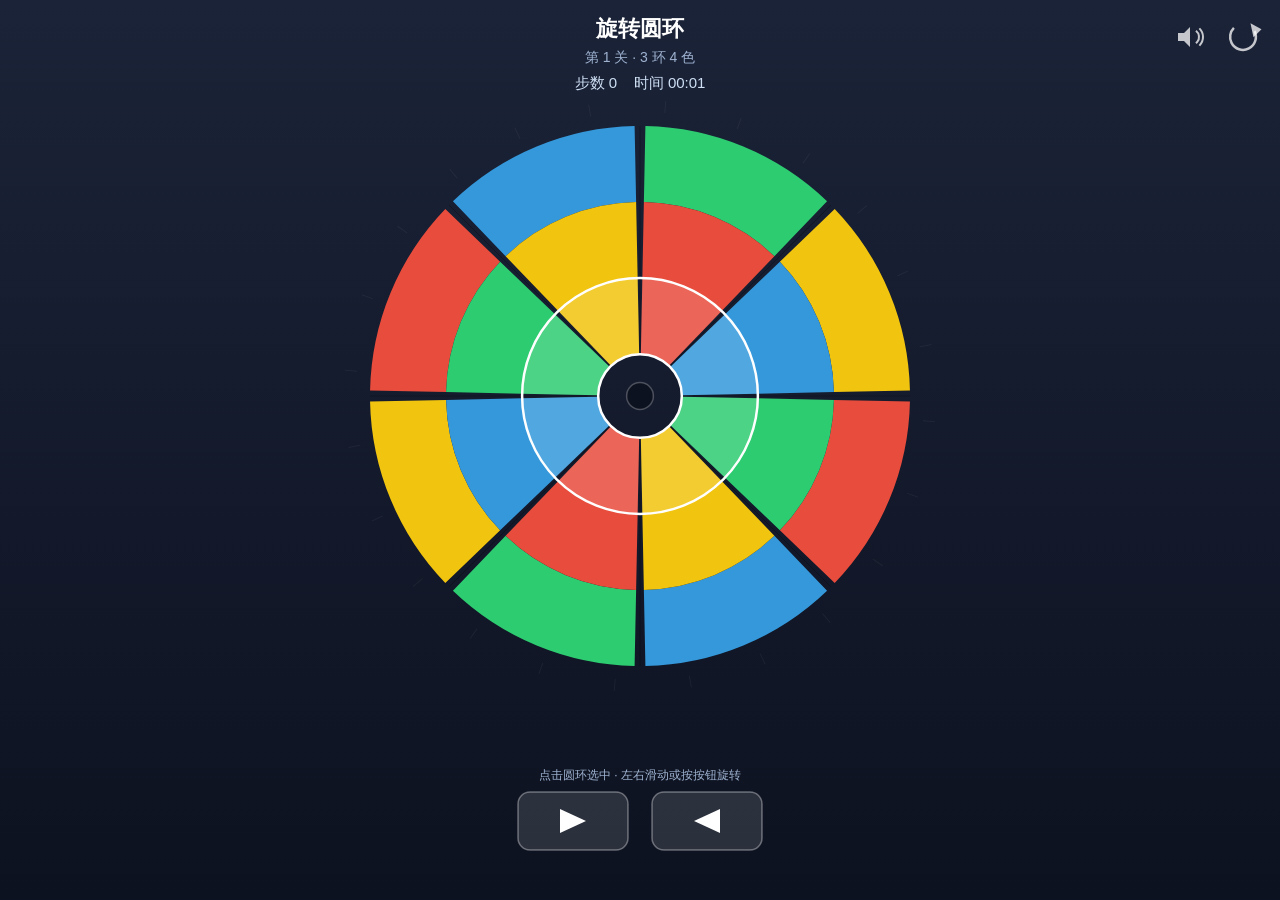
<file: rotate-rings/index.html>
<!DOCTYPE html>
<html lang="zh-CN">
<head>
<meta charset="utf-8">
<meta name="viewport" content="width=device-width, initial-scale=1, maximum-scale=1, user-scalable=no, viewport-fit=cover">
<title>旋转圆环</title>
<style>html,body{margin:0;padding:0;height:100%;overflow:hidden;background:#000}canvas{position:fixed;inset:0;display:block;touch-action:none;-webkit-user-select:none;user-select:none;-webkit-touch-callout:none}</style>
</head>
<body>
<script>window.__GAME_ID__="rotate-rings";</script>
<script src="../wx-shim.js?v=20261124-seedrow"></script>
<script src="bundle.js?v=20261124-seedrow"></script>
</body>
</html>
</file>
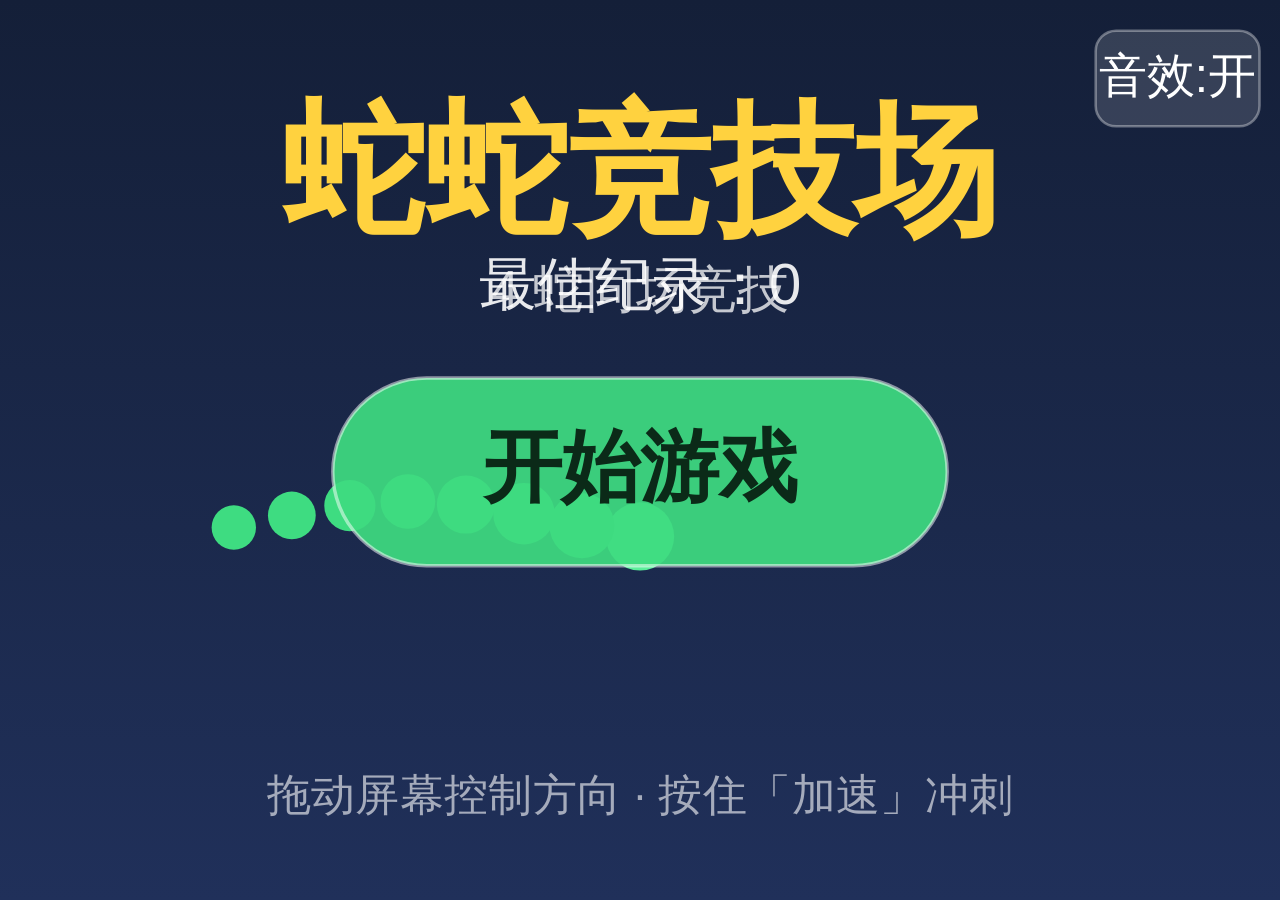
<file: snake-clash/index.html>
<!DOCTYPE html>
<html lang="zh-CN">
<head>
<meta charset="utf-8">
<meta name="viewport" content="width=device-width, initial-scale=1, maximum-scale=1, user-scalable=no, viewport-fit=cover">
<title>蛇蛇竞技场</title>
<style>html,body{margin:0;padding:0;height:100%;overflow:hidden;background:#000}canvas{position:fixed;inset:0;display:block;touch-action:none;-webkit-user-select:none;user-select:none;-webkit-touch-callout:none}</style>
</head>
<body>
<script>window.__GAME_ID__="snake-clash";</script>
<script src="../wx-shim.js?v=20261124-seedrow"></script>
<script src="bundle.js?v=20261124-seedrow"></script>
</body>
</html>
</file>
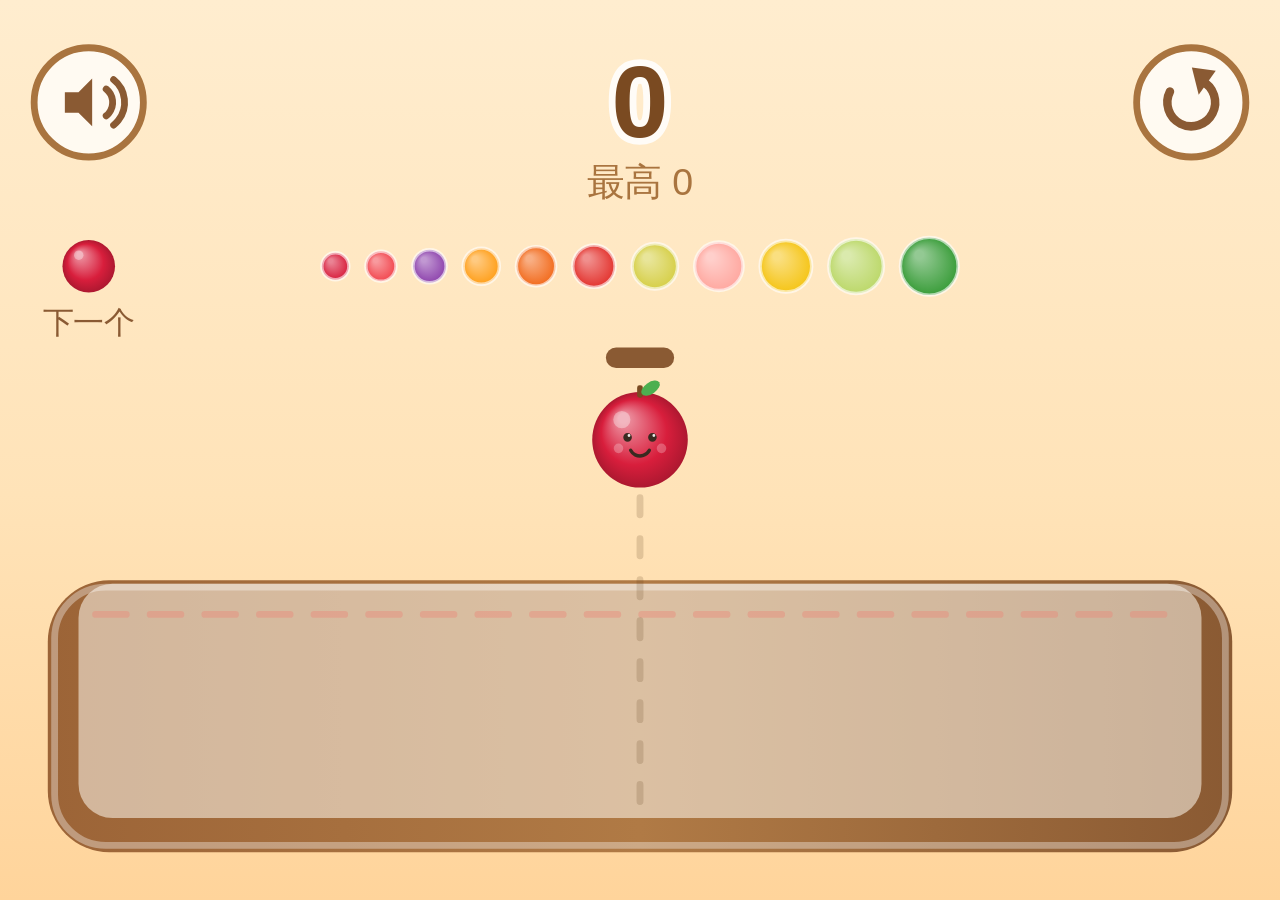
<file: suika/index.html>
<!DOCTYPE html>
<html lang="zh-CN">
<head>
<meta charset="utf-8">
<meta name="viewport" content="width=device-width, initial-scale=1, maximum-scale=1, user-scalable=no, viewport-fit=cover">
<title>合成大西瓜</title>
<style>html,body{margin:0;padding:0;height:100%;overflow:hidden;background:#000}canvas{position:fixed;inset:0;display:block;touch-action:none;-webkit-user-select:none;user-select:none;-webkit-touch-callout:none}</style>
</head>
<body>
<script>window.__GAME_ID__="suika";</script>
<script src="../wx-shim.js?v=20261124-seedrow"></script>
<script src="bundle.js?v=20261124-seedrow"></script>
</body>
</html>
</file>
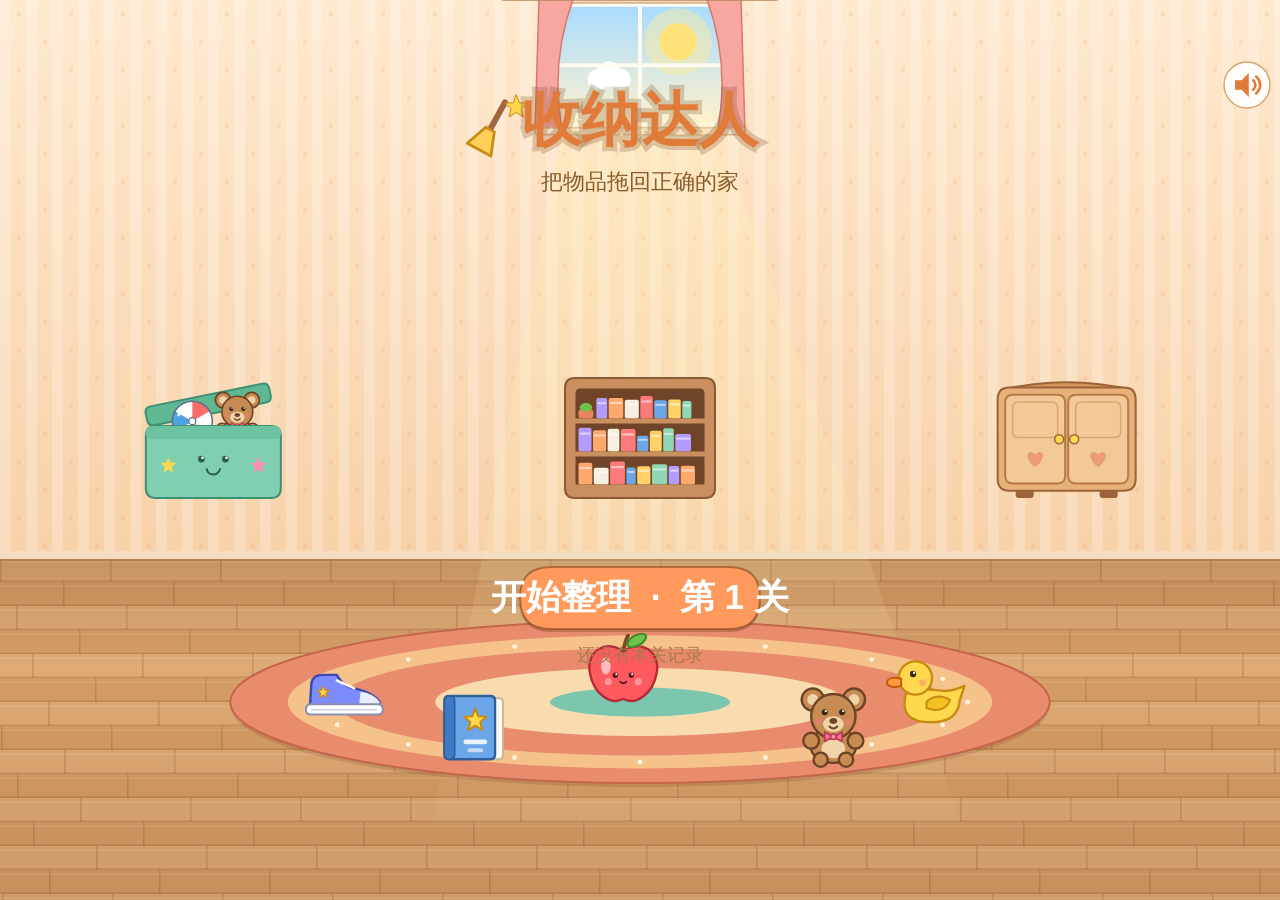
<file: tidy-up/index.html>
<!DOCTYPE html>
<html lang="zh-CN">
<head>
<meta charset="utf-8">
<meta name="viewport" content="width=device-width, initial-scale=1, maximum-scale=1, user-scalable=no, viewport-fit=cover">
<title>收纳达人</title>
<style>html,body{margin:0;padding:0;height:100%;overflow:hidden;background:#000}canvas{position:fixed;inset:0;display:block;touch-action:none;-webkit-user-select:none;user-select:none;-webkit-touch-callout:none}</style>
</head>
<body>
<script>window.__GAME_ID__="tidy-up";</script>
<script src="../wx-shim.js?v=20261124-seedrow"></script>
<script src="bundle.js?v=20261124-seedrow"></script>
</body>
</html>
</file>
<file: avatar-world/styles.css>
/* Avatar World 捏脸换装馆 —— 手机优先 */
:root {
  --yellow: #ffc233;
  --yellow-deep: #ffab00;
  --purple: #3a2a78;
  --purple-soft: #7b5cd6;
  --ink: #2c2350;
  --muted: #7a7396;
  --card: #ffffff;
  --radius: 24px;
  --shadow: 0 12px 32px rgba(58, 42, 120, 0.14);
}

* { box-sizing: border-box; }

body {
  margin: 0;
  min-height: 100vh;
  padding: 0 16px 32px;
  color: var(--ink);
  font-family: -apple-system, BlinkMacSystemFont, "PingFang SC", "Hiragino Sans GB",
    "Microsoft YaHei", "Noto Sans CJK SC", sans-serif;
  background: linear-gradient(160deg, #fff8e1 0%, #fdeef4 50%, #ece8ff 100%);
  background-attachment: fixed;
}

.topbar {
  padding: 24px 0 16px;
  text-align: center;
}

.topbar h1 {
  margin: 0;
  font-size: 1.5rem;
  color: var(--purple);
}

.topbar p {
  margin: 6px 0 0;
  font-size: 0.9rem;
  color: var(--muted);
}

.layout {
  display: flex;
  flex-direction: column;
  gap: 16px;
  max-width: 1040px;
  margin: 0 auto;
}

.preview,
.panel,
.gallery {
  background: var(--card);
  border-radius: var(--radius);
  box-shadow: var(--shadow);
}

.preview {
  display: flex;
  flex-direction: column;
  align-items: center;
  padding: 16px;
}

#avatar-canvas {
  display: block;
  max-width: 100%;
  height: auto;
  border-radius: 18px;
  box-shadow: 0 6px 18px rgba(58, 42, 120, 0.12);
}

.actions {
  display: flex;
  gap: 12px;
  width: 100%;
  max-width: 480px;
  margin-top: 16px;
}

.btn {
  flex: 1;
  min-height: 48px;
  padding: 0 20px;
  border: 2px solid transparent;
  border-radius: 999px;
  font: inherit;
  font-size: 1rem;
  font-weight: 700;
  cursor: pointer;
  transition: transform 0.12s ease, box-shadow 0.12s ease;
}

.btn:active { transform: translateY(2px) scale(0.98); }

.btn:focus-visible {
  outline: 3px solid var(--purple-soft);
  outline-offset: 2px;
}

.btn-primary {
  flex: 2;
  color: var(--purple);
  background: linear-gradient(180deg, var(--yellow) 0%, var(--yellow-deep) 100%);
  box-shadow: 0 6px 0 #d98e00, 0 10px 18px rgba(255, 171, 0, 0.3);
}

.btn-primary:active { box-shadow: 0 3px 0 #d98e00; }

.btn-ghost {
  color: var(--purple);
  background: #fff;
  border-color: var(--purple);
}

.panel {
  min-height: 120px;
  padding: 20px;
}

.placeholder {
  margin: 0;
  padding: 28px 0;
  text-align: center;
  color: var(--muted);
}

.gallery {
  max-width: 1040px;
  margin: 16px auto 0;
  padding: 20px;
}

.gallery:empty { display: none; }

.footnote {
  margin-top: 24px;
  text-align: center;
  font-size: 0.75rem;
  color: var(--muted);
}

/* ===== 定制面板（chunk 2） ===== */
.panel-title {
  margin: 0 0 14px;
  font-size: 1.1rem;
  color: var(--purple);
}

.preset-bar {
  display: flex;
  align-items: center;
  gap: 8px;
  margin-bottom: 16px;
}

.preset-label {
  font-size: 0.8rem;
  font-weight: 700;
  color: var(--muted);
}

.preset-btn {
  flex: 1;
  min-height: 40px;
  padding: 0 10px;
  border: 2px solid var(--yellow-deep);
  border-radius: 999px;
  background: #fff8e1;
  color: var(--ink);
  font: inherit;
  font-size: 0.9rem;
  font-weight: 700;
  cursor: pointer;
}

.preset-btn-dark {
  background: var(--purple);
  border-color: var(--purple);
  color: #fff;
}

.preset-btn:active { transform: translateY(2px); }

.group { margin-bottom: 16px; }

.group-title {
  margin: 0 0 8px;
  font-size: 0.78rem;
  font-weight: 700;
  letter-spacing: 0.08em;
  color: var(--muted);
}

.options {
  display: flex;
  flex-wrap: wrap;
  gap: 8px;
}

.opt {
  display: inline-flex;
  align-items: center;
  gap: 6px;
  min-height: 40px;
  padding: 0 14px;
  border: 2px solid #e6e0f4;
  border-radius: 999px;
  background: #faf9ff;
  color: var(--ink);
  font: inherit;
  font-size: 0.9rem;
  cursor: pointer;
  -webkit-tap-highlight-color: transparent;
}

.opt.active {
  border-color: var(--purple-soft);
  background: #f1ecff;
  color: var(--purple);
  font-weight: 700;
  box-shadow: 0 2px 8px rgba(123, 92, 214, 0.2);
}

.options-swatch .opt {
  width: 44px;
  height: 44px;
  padding: 0;
  justify-content: center;
  border-radius: 50%;
}

.swatch-dot {
  width: 28px;
  height: 28px;
  border-radius: 50%;
  display: block;
  box-shadow: inset 0 0 0 2px rgba(255, 255, 255, 0.85), 0 1px 4px rgba(0, 0, 0, 0.15);
}

.options-swatch .opt.active {
  background: #fff;
  box-shadow: 0 2px 8px rgba(123, 92, 214, 0.25);
}

/* ===== 保存 / 导出 / 画廊（chunk 3） ===== */
.actions-extra { margin-top: 10px; }

.btn-sm {
  min-height: 40px;
  padding: 0 8px;
  font-size: 0.8rem;
  white-space: nowrap;
}

.gallery-title {
  margin: 0 0 12px;
  font-size: 1.05rem;
  color: var(--purple);
}

.gallery-empty {
  margin: 0;
  padding: 20px 0;
  text-align: center;
  color: var(--muted);
}

.gallery-grid {
  display: grid;
  grid-template-columns: repeat(3, 1fr);
  gap: 12px;
}

.gallery-card {
  position: relative;
  border-radius: 16px;
  background: #faf9ff;
  box-shadow: 0 4px 12px rgba(58, 42, 120, 0.12);
  padding: 8px;
  cursor: pointer;
  transition: transform 0.12s ease;
}

.gallery-card:hover { transform: translateY(-2px); }

.gallery-thumb {
  display: block;
  width: 100%;
  height: auto;
  border-radius: 10px;
}

.gallery-time {
  margin-top: 6px;
  text-align: center;
  font-size: 0.72rem;
  color: var(--muted);
}

.gallery-del {
  position: absolute;
  top: 2px;
  right: 2px;
  width: 24px;
  height: 24px;
  padding: 0;
  border: 2px solid #fff;
  border-radius: 50%;
  background: #e5484d;
  color: #fff;
  font-size: 14px;
  line-height: 1;
  cursor: pointer;
  box-shadow: 0 2px 6px rgba(229, 72, 77, 0.4);
}

/* 桌面端：预览左、面板右 */
@media (min-width: 768px) {
  body { padding: 0 32px 48px; }

  .topbar h1 { font-size: 2rem; }

  .layout {
    flex-direction: row;
    align-items: flex-start;
    gap: 24px;
  }

  .preview {
    flex: 0 0 auto;
    width: min(46%, 512px);
    position: sticky;
    top: 24px;
  }

  .panel {
    flex: 1 1 0;
    min-width: 0;
    min-height: 420px;
  }

  .preset-btn { flex: none; padding: 0 18px; }

  .gallery-grid { grid-template-columns: repeat(4, 1fr); }
}
</file>
